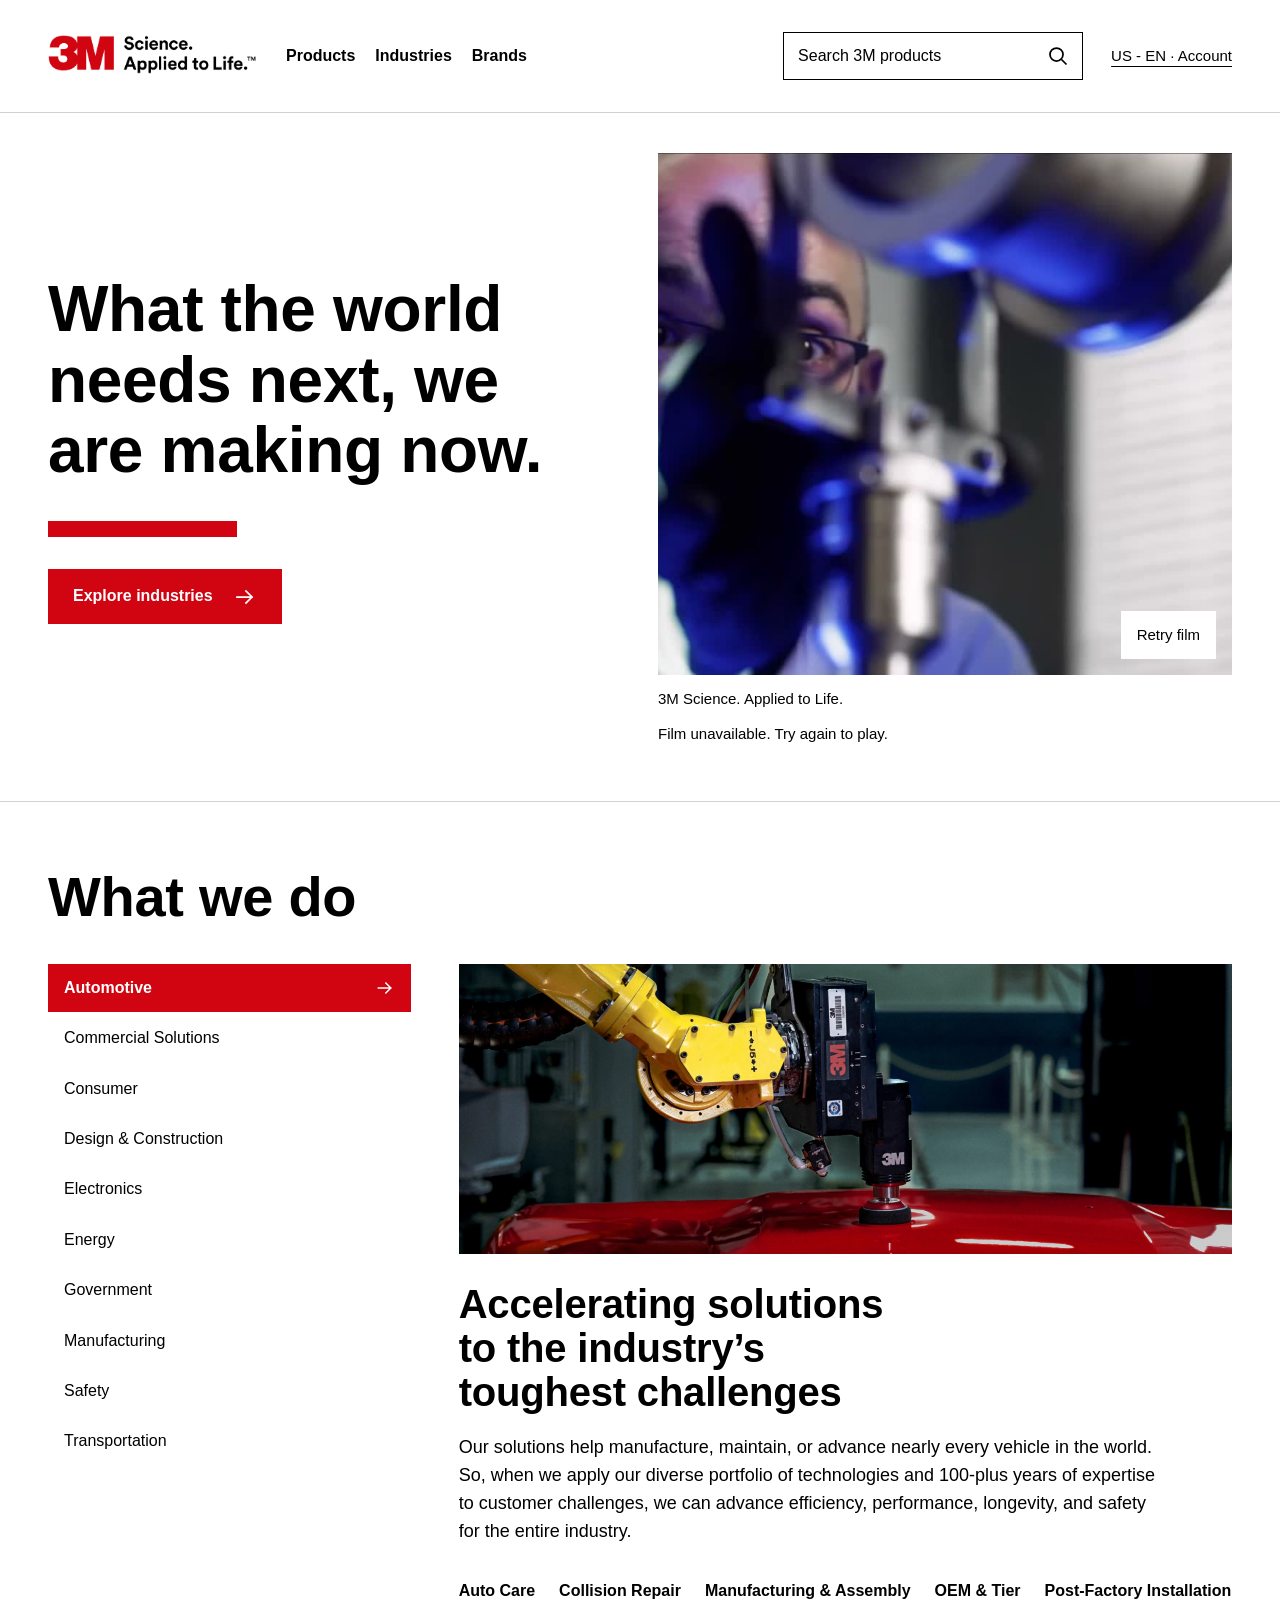
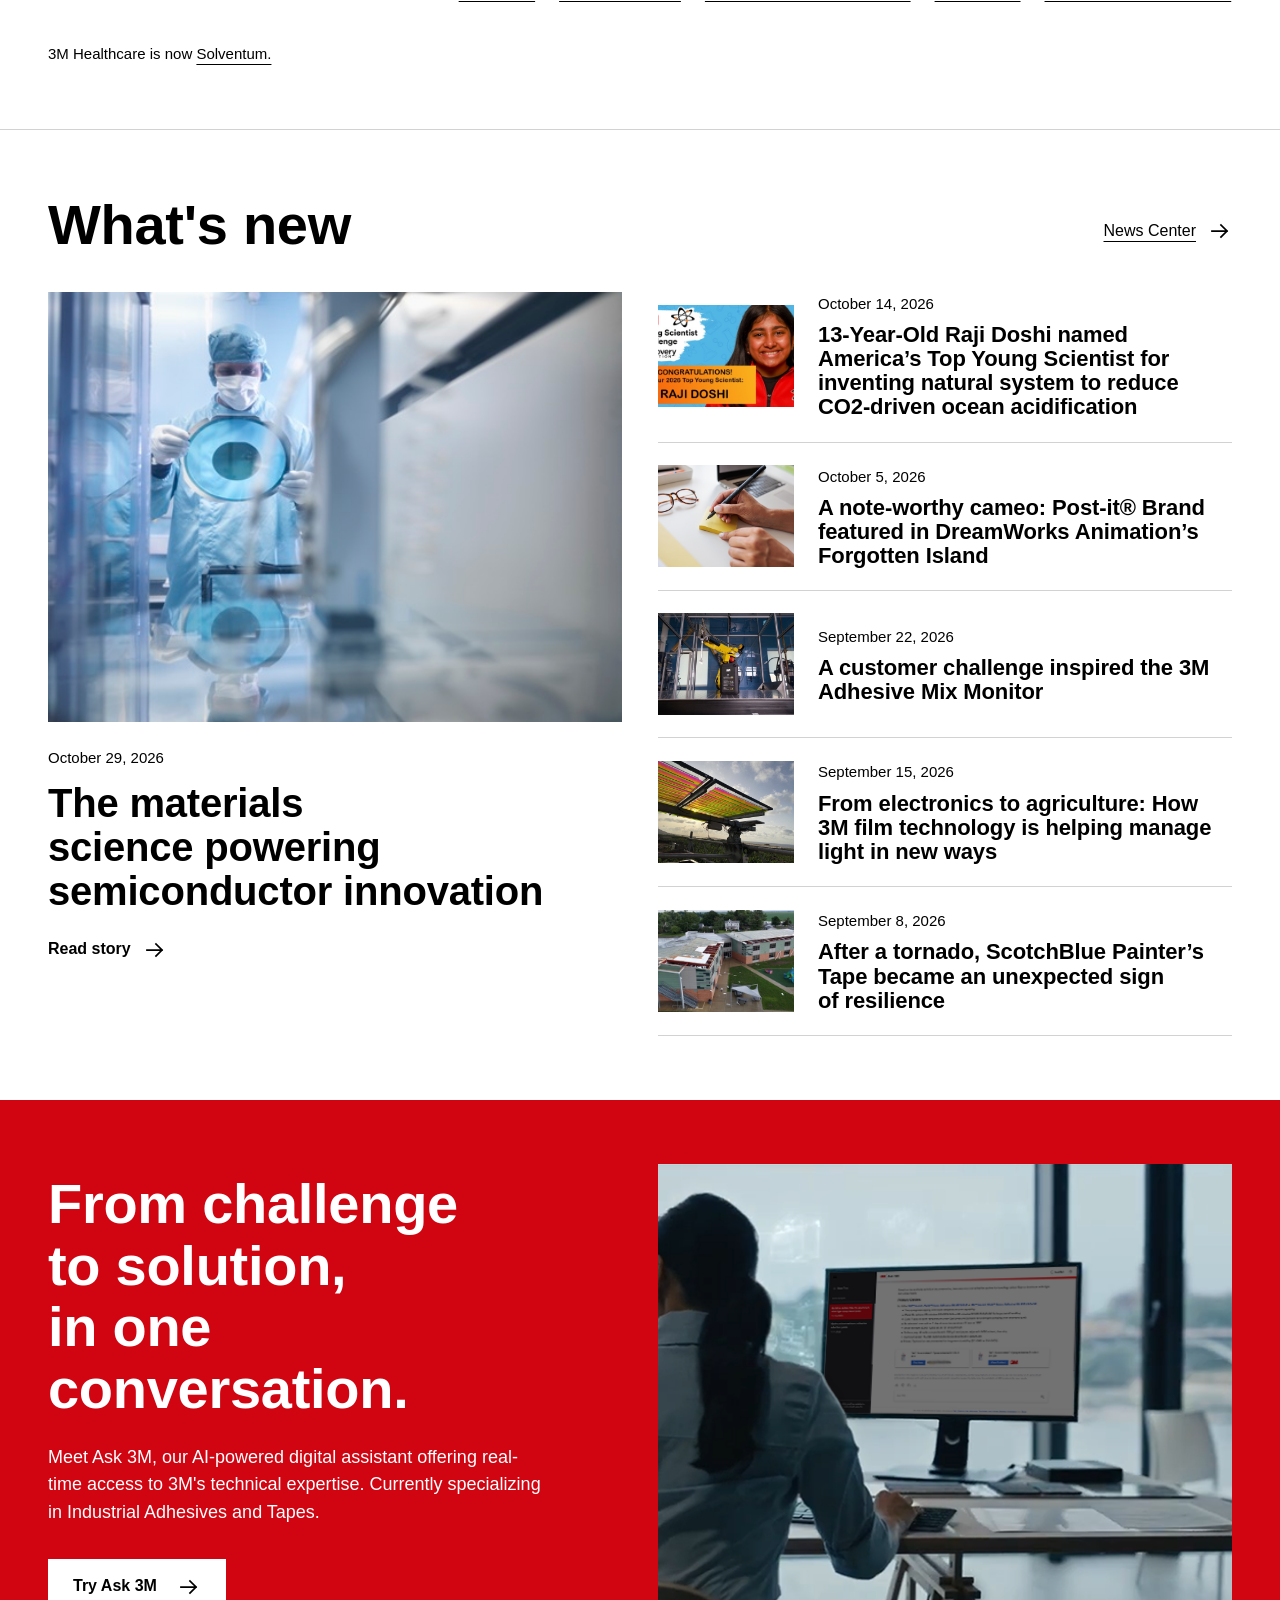
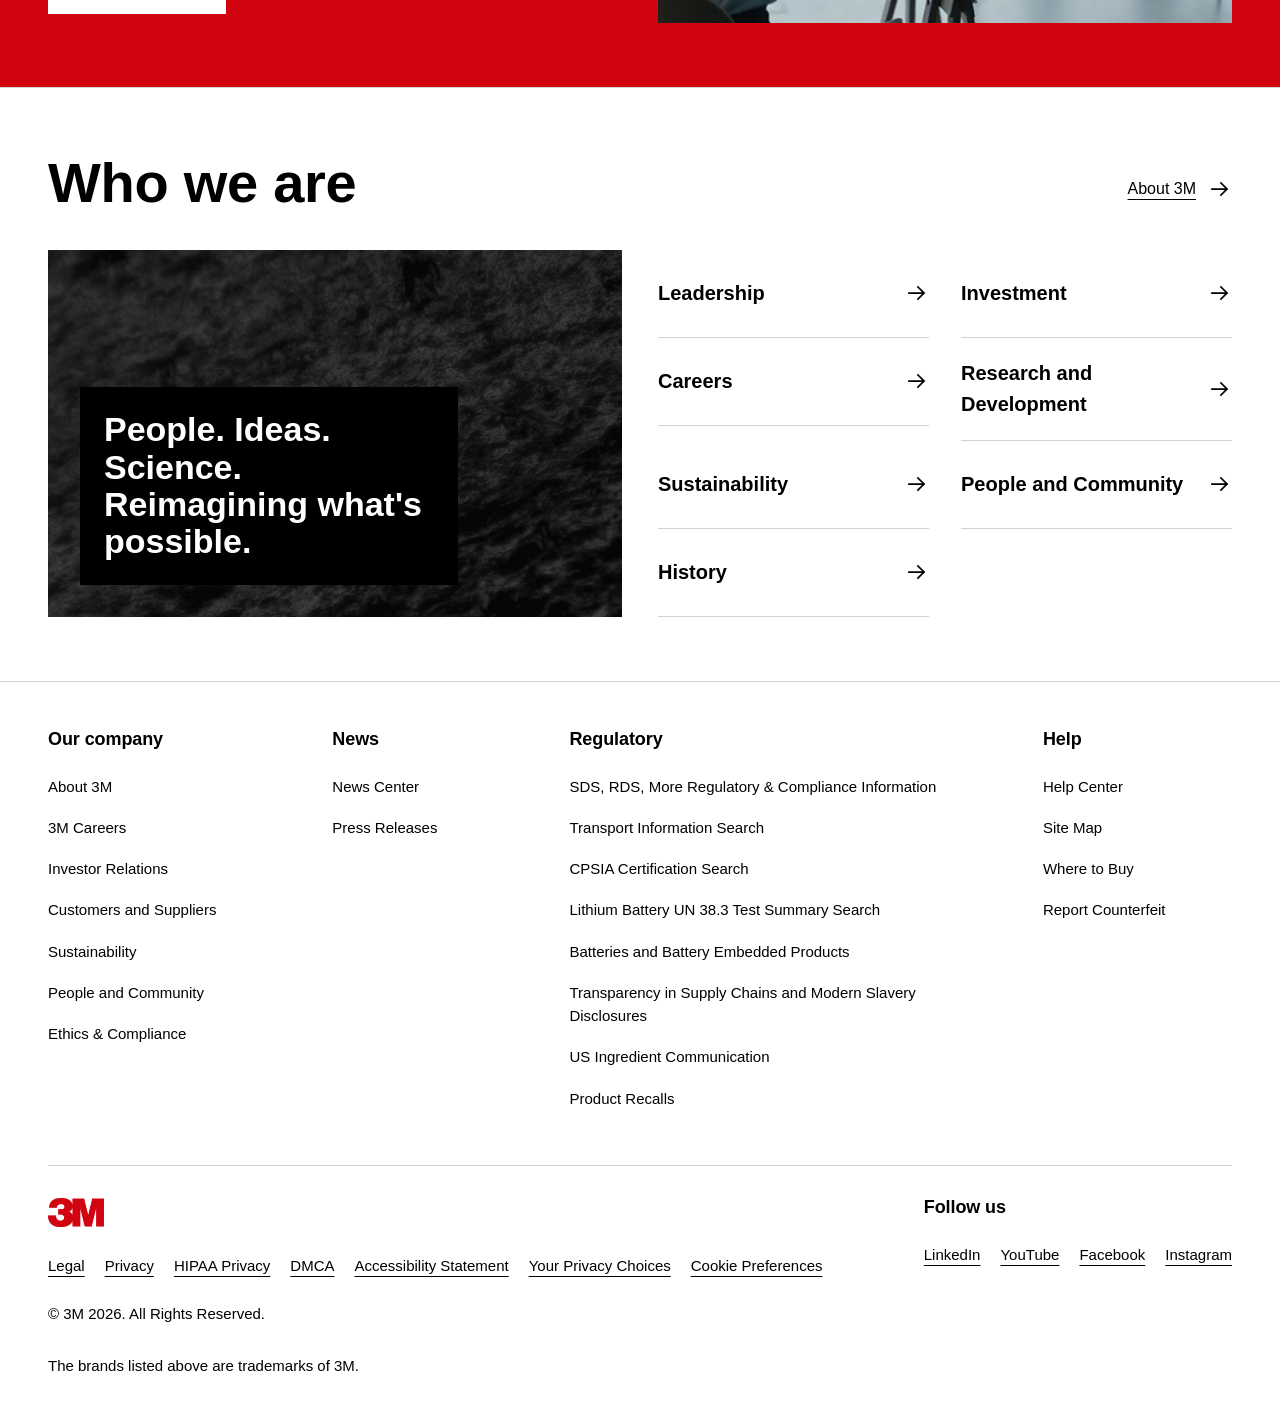
<file: stardust/prototypes/home-proposed.html>
<!doctype html>
<html lang="en">
<head>
<!-- stardust:provenance
writtenBy: impeccable:craft via stardust:prototype
finalizedAt: 2026-11-09T08:34:23.048Z
againstDirection: stardust/direction.md
readArtifacts: PRODUCT.md, DESIGN.md, DESIGN.json, home-shape.md, current/pages/index.json, supplied 3M brand PDF
details: stardust:validation comment below
unsourcedContent: []
approval: pending; no AEM implementation or publishing
-->
<meta charset="utf-8">
<meta name="viewport" content="width=device-width, initial-scale=1">
<meta name="description" content="3M applies science and innovation to make a real impact by igniting progress and inspiring innovation in lives and communities across the globe.">
<meta name="theme-color" content="#D10411">
<meta name="robots" content="noindex, nofollow">
<title>3M — Science. Applied to Life. | Homepage design prototype</title>
<link rel="icon" href="[data-uri]">
<style>
:root {
  --heading-font-family: Arial, Helvetica, sans-serif;
  --body-font-family: Arial, Helvetica, sans-serif;
  --heading-xxl: 72px;
  --heading-xl: 56px;
  --heading-lg: 40px;
  --heading-md: 28px;
  --body: 18px;
  --body-sm: 15px;
  --line-height-heading: 1.1;
  --line-height-body: 1.55;
  --color-bg: #FFFFFF;
  --color-fg: #000000;
  --color-accent: #D10411;
  --color-rule: #D2D2D2;
  --spacing-xs: 4px;
  --spacing-sm: 8px;
  --spacing-md: 16px;
  --spacing-lg: 24px;
  --spacing-xl: 48px;
  --spacing-2xl: 96px;
  --section-padding: 64px;
  --max-width: 1344px;
  --radius: 0px;
  --ease: cubic-bezier(0.16, 1, 0.3, 1);
}
* { box-sizing: border-box; }
html { color-scheme: light; scrollbar-color: var(--color-accent) var(--color-bg); hanging-punctuation: first; }
body { margin: 0; background: var(--color-bg); color: var(--color-fg); font: var(--body)/var(--line-height-body) var(--body-font-family); }
::selection { background: var(--color-accent); color: var(--color-bg); }
a { color: inherit; text-decoration-thickness: 1px; text-underline-offset: 5px; }
button, input, select, summary { font: inherit; color: inherit; }
button, select, summary { cursor: pointer; }
button { border-radius: var(--radius); }
button:disabled { cursor: default; }
input { caret-color: var(--color-accent); border-radius: var(--radius); }
img { display: block; max-width: 100%; height: auto; }
svg { width: 24px; height: 24px; flex: 0 0 24px; }
figure { margin: 0; }
h1, h2, h3 { margin: 0; font-family: var(--heading-font-family); font-weight: 700; line-height: var(--line-height-heading); letter-spacing: -0.005em; text-wrap: balance; }
h1 { font-size: var(--heading-xxl); }
h2 { font-size: var(--heading-xl); }
h3 { font-size: var(--heading-md); }
p { margin: 0; max-width: 70ch; text-wrap: pretty; }
ul { margin: 0; padding: 0; list-style: none; }
:focus-visible { outline: 3px solid var(--color-accent); outline-offset: 5px; }
.assistant :focus-visible { outline-color: var(--color-bg); }
.container { width: min(calc(100% - 96px), var(--max-width)); margin-inline: auto; }
.skip-link { position: absolute; top: 8px; left: 8px; z-index: 10; padding: 12px 20px; background: var(--color-bg); transform: translateY(-150%); }
.skip-link:focus { transform: translateY(0); }
.site-header { border-bottom: 1px solid var(--color-rule); }
.header-inner { position: relative; display: flex; align-items: center; gap: 40px; min-height: 112px; }
.brand { flex-shrink: 0; padding-block: 18px; }
.brand img { width: 240px; }
.desktop-nav { display: flex; gap: 28px; align-items: center; }
.desktop-nav a { display: flex; align-items: center; min-height: 48px; font-size: 16px; font-weight: 700; text-decoration: none; }
.desktop-nav a:hover { text-decoration: underline; }
.search-form { display: flex; align-items: stretch; margin-left: auto; width: 300px; max-width: 100%; height: 48px; border: 1px solid var(--color-fg); }
.search-form input { min-width: 0; width: 100%; border: 0; background: var(--color-bg); padding: 10px 14px; font-size: 16px; }
.search-form input::placeholder { color: var(--color-fg); opacity: 1; }
.search-form button { display: grid; place-items: center; width: 48px; flex-shrink: 0; border: 0; background: var(--color-bg); }
.search-form button:hover { background: var(--color-accent); color: var(--color-bg); }
.header-utility { font-size: var(--body-sm); white-space: nowrap; }
.header-utility a { display: block; min-height: 44px; padding-block: 10px; }
.mobile-menu { display: none; margin-left: auto; order: 1; }
.mobile-menu summary { display: flex; align-items: center; gap: 10px; min-height: 48px; font-size: 16px; font-weight: 700; list-style: none; }
.mobile-menu summary::-webkit-details-marker { display: none; }
.menu-lines { width: 20px; height: 12px; border-block: 2px solid currentColor; }
.mobile-menu[open] .menu-lines { border-block-color: var(--color-accent); }
.mobile-menu nav { position: absolute; left: -24px; right: -24px; top: 100%; z-index: 5; display: grid; gap: 10px; padding: 16px 24px 24px; background: var(--color-bg); border-bottom: 2px solid var(--color-fg); }
.mobile-menu nav a { padding: 12px 0; min-height: 48px; font-size: 18px; }
.hero { padding-block: 40px 56px; }
.hero-grid { display: grid; grid-template-columns: 1fr 1fr; gap: var(--spacing-xl); align-items: center; }
.hero-copy { padding-block: var(--spacing-lg); }
.hero-copy h1 { max-width: 10.5em; }
.hero-bar { width: 33%; height: 16px; background: var(--color-accent); margin-top: 36px; margin-bottom: 32px; }
.button { display: inline-flex; gap: 20px; align-items: center; justify-content: space-between; min-height: 52px; padding: 14px 24px; border: 1px solid var(--color-accent); background: var(--color-accent); color: var(--color-bg); text-decoration: none; font-size: 16px; font-weight: 700; transition: background 180ms var(--ease), color 180ms var(--ease); }
.button:hover { background: var(--color-fg); border-color: var(--color-fg); }
.hero-media { position: relative; min-width: 0; align-self: stretch; display: flex; flex-direction: column; justify-content: center; }
.film-frame { position: relative; aspect-ratio: 1.1; background: var(--color-fg); }
.film-poster, .film { position: absolute; inset: 0; width: 100%; height: 100%; object-fit: cover; object-position: 30% center; }
.film { visibility: hidden; }
.film.is-playing { visibility: visible; }
.film-control { position: absolute; right: 16px; bottom: 16px; display: inline-flex; align-items: center; gap: 10px; min-height: 48px; background: var(--color-bg); color: var(--color-fg); border: 0; padding: 12px 16px; font-size: var(--body-sm); }
.film-control:disabled { display: none; }
.film-note { padding-top: 12px; font-size: var(--body-sm); }
.film-status { margin-top: 12px; font-size: var(--body-sm); }
.section { padding-block: var(--section-padding); border-top: 1px solid var(--color-rule); }
.section-head { display: flex; align-items: end; justify-content: space-between; gap: var(--spacing-lg); margin-bottom: 36px; }
.section-head > a { display: inline-flex; align-items: center; gap: 12px; font-size: 16px; padding-block: 12px; }
.industry-grid { --industry-gap: var(--spacing-xl); display: grid; grid-template-columns: minmax(0, calc((100% - 2 * var(--industry-gap)) / 3)) minmax(0, 1fr); gap: var(--industry-gap); align-items: start; }
.industry-tabs { display: grid; gap: 2px; }
.industry-tab { display: flex; justify-content: space-between; align-items: center; width: 100%; padding: 13px 16px; border: 0; background: var(--color-bg); text-align: left; font-size: 16px; line-height: 1.4; min-height: 48px; }
.industry-tab[aria-selected="true"] { background: var(--color-accent); color: var(--color-bg); font-weight: 700; }
.industry-tab:not([aria-selected="true"]):hover { text-decoration: underline; }
.industry-tab svg { width: 20px; height: 20px; flex-basis: 20px; }
.industry-mobile { display: none; }
.industry-panel { min-width: 0; }
.industry-panel img { width: 100%; aspect-ratio: 1500/563; object-fit: cover; }
.industry-text { padding-top: 28px; }
.industry-text h3 { font-size: var(--heading-lg); margin-bottom: 20px; max-width: 24ch; }
.industry-text p { margin-bottom: 24px; }
.industry-links { display: flex; flex-wrap: wrap; column-gap: 24px; row-gap: 8px; }
.industry-links a { display: inline-flex; align-items: center; min-height: 44px; font-size: 16px; font-weight: 700; }
.healthcare-note { margin-top: 28px; font-size: var(--body-sm); }
.news-grid { display: grid; grid-template-columns: 1fr 1fr; gap: var(--spacing-xl); }
.lead-story { display: block; text-decoration: none; }
.lead-story img { width: 100%; aspect-ratio: 4/3; object-fit: cover; }
.story-date { display: block; font-size: var(--body-sm); margin-bottom: 12px; font-variant-numeric: tabular-nums; }
.lead-story .story-date { margin-top: 24px; }
.lead-story h3 { font-size: var(--heading-lg); max-width: 26ch; }
.lead-story .story-link { display: flex; align-items: center; gap: 12px; margin-top: 24px; font-size: 16px; font-weight: 700; }
.lead-story:hover h3, .story-row:hover h3 { text-decoration: underline; text-underline-offset: 6px; }
.story-list { display: grid; align-content: start; }
.story-row { display: grid; grid-template-columns: 136px 1fr; gap: 24px; align-items: center; padding-block: 22px; border-bottom: 1px solid var(--color-rule); text-decoration: none; }
.story-row:first-child { padding-top: 0; }
.story-row img { width: 136px; aspect-ratio: 4/3; object-fit: cover; }
.story-row h3 { font-size: 22px; text-wrap: pretty; }
.story-row .story-date { margin-bottom: 8px; }
.assistant { background: var(--color-accent); color: var(--color-bg); border: 0; }
.assistant-grid { display: grid; grid-template-columns: 1fr 1fr; gap: var(--spacing-xl); align-items: center; }
.assistant h2 { max-width: 14ch; margin-bottom: 24px; }
.assistant p { margin-bottom: 32px; max-width: 50ch; }
.assistant-image { width: 100%; aspect-ratio: 1.25; object-fit: cover; object-position: right center; }
.assistant .button { background: var(--color-bg); color: var(--color-fg); border-color: var(--color-bg); }
.assistant .button:hover { background: var(--color-fg); color: var(--color-bg); border-color: var(--color-fg); }
.company-grid { display: grid; grid-template-columns: 1fr 1fr; gap: var(--spacing-xl); }
.company-statement { position: relative; min-height: 330px; display: flex; align-items: end; background: var(--color-fg); color: var(--color-bg); }
.company-statement img { position: absolute; inset: 0; width: 100%; height: 100%; object-fit: cover; }
.company-statement p { position: relative; margin: 32px; padding: 24px; background: var(--color-fg); font-size: 34px; font-weight: 700; line-height: 1.1; max-width: 20ch; }
.company-links { display: grid; grid-template-columns: 1fr 1fr; gap: 0 32px; align-content: start; }
.company-links a { display: flex; align-items: center; justify-content: space-between; gap: 12px; min-height: 88px; padding-block: 20px; border-bottom: 1px solid var(--color-rule); text-decoration: none; font-size: 20px; font-weight: 700; }
.company-links a:hover { text-decoration: underline; }
.site-footer { padding-block: 48px 24px; border-top: 1px solid var(--color-rule); font-size: var(--body-sm); }
.footer-grid { display: grid; grid-template-columns: 1fr .8fr 1.8fr .8fr; gap: 48px; }
.footer-group h2, .footer-social h2 { font-size: 18px; margin-bottom: 18px; }
.footer-group li + li { margin-top: 4px; }
.footer-group a { display: inline-block; min-height: 36px; padding-block: 7px; text-decoration: none; }
.footer-group a:hover { text-decoration: underline; }
.footer-bottom { display: grid; grid-template-columns: 1fr auto; gap: 36px; margin-top: 48px; border-top: 1px solid var(--color-rule); padding-top: 32px; }
.footer-legal { display: flex; flex-wrap: wrap; gap: 4px 20px; margin-bottom: 18px; }
.footer-legal a { min-height: 36px; padding-block: 7px; }
.footer-social ul { display: flex; flex-wrap: wrap; gap: 10px 20px; }
.footer-social a { display: inline-flex; min-height: 36px; padding-block: 7px; }
.footer-mark { width: 56px; margin-bottom: 20px; }
.trademark-note { margin-top: 28px; font-size: var(--body-sm); }
.sr-only { position: absolute; width: 1px; height: 1px; padding: 0; margin: -1px; overflow: hidden; clip-path: inset(50%); white-space: nowrap; border: 0; }
[hidden] { display: none !important; }
@media (max-width: 1280px) {
  .header-inner { gap: 28px; }
  .brand img { width: 210px; }
  .desktop-nav { gap: 20px; }
  h1 { font-size: 64px; }
  .hero-grid, .news-grid, .assistant-grid, .company-grid { gap: 36px; }
}
@media (max-width: 960px) {
  :root { --section-padding: 48px; --heading-xxl: 56px; --heading-xl: 40px; --heading-lg: 32px; }
  .container { width: calc(100% - 64px); }
  .header-inner { flex-wrap: wrap; gap: 0 24px; padding-bottom: 20px; min-height: 0; }
  .brand img { width: 200px; }
  .desktop-nav, .header-utility { display: none; }
  .mobile-menu { display: block; }
  .search-form { flex-basis: 100%; width: 100%; order: 2; }
  .hero { padding-block: 24px 40px; }
  .hero-grid { gap: 28px; }
  h1 { font-size: var(--heading-xxl); }
  .hero-bar { height: 12px; margin-block: 28px; }
  .film-frame { aspect-ratio: .8; }
  .industry-grid { --industry-gap: 24px; }
  .industry-tab { padding-inline: 10px; }
  .industry-text h3 { font-size: 32px; }
  .news-grid { grid-template-columns: 1fr; gap: 32px; }
  .lead-story { display: grid; grid-template-columns: 1fr 1fr; gap: 24px; align-items: center; }
  .lead-story .story-date { margin-top: 0; }
  .lead-story h3 { font-size: 32px; }
  .story-row { grid-template-columns: 160px 1fr; }
  .story-row img { width: 160px; }
  .assistant-grid, .company-grid { gap: 28px; }
  .assistant-image { aspect-ratio: .85; }
  .company-links { grid-template-columns: 1fr; }
  .company-links a { min-height: 64px; font-size: 18px; }
  .company-statement p { margin: 24px; padding: 20px; font-size: 28px; }
  .footer-grid { grid-template-columns: 1fr 1fr; gap: 32px; }
  .footer-bottom { grid-template-columns: 1fr; gap: 32px; }
}
@media (max-width: 640px) {
  :root { --section-padding: 32px; --heading-xxl: 42px; --heading-xl: 36px; --heading-lg: 28px; --body: 16px; }
  .container { width: calc(100% - 48px); }
  .header-inner { position: relative; align-items: center; gap: 0 20px; padding-top: 6px; padding-bottom: 16px; }
  .brand { padding-block: 18px; }
  .brand img { width: 170px; }
  .desktop-nav { display: none; }
  .search-form input { font-size: 16px; }
  .hero-grid, .assistant-grid, .company-grid { grid-template-columns: 1fr; gap: 28px; }
  .hero-copy { padding-top: 8px; padding-bottom: 0; }
  .hero-copy h1 { max-width: 13ch; }
  .hero-bar { height: 10px; margin-block: 24px; }
  .hero .button { min-width: 220px; }
  .film-frame { aspect-ratio: 4/3; }
  .film-note { font-size: 14px; }
  .section-head { align-items: start; gap: 16px; margin-bottom: 28px; }
  .section-head > a { font-size: 15px; gap: 8px; white-space: nowrap; padding-block: 6px; min-height: 44px; }
  .section-head > a svg { width: 18px; flex-basis: 18px; }
  .industry-grid { display: block; }
  .industry-tabs { display: none; }
  .industry-mobile { display: grid; gap: 10px; margin-bottom: 24px; }
  .industry-mobile label { font-size: 16px; font-weight: 700; }
  .industry-mobile select { width: 100%; height: 48px; padding: 10px 12px; border: 1px solid var(--color-fg); background: var(--color-bg); font-size: 16px; }
  .industry-text { padding-top: 24px; }
  .industry-text h3 { font-size: 28px; }
  .industry-links { gap: 4px 20px; }
  .healthcare-note { margin-top: 24px; }
  .lead-story { display: block; }
  .lead-story .story-date { margin-top: 20px; }
  .lead-story h3 { font-size: 28px; }
  .story-row { grid-template-columns: 96px 1fr; gap: 16px; padding-block: 20px; }
  .story-row img { width: 96px; }
  .story-row h3 { font-size: 18px; }
  .story-date { font-size: 14px; }
  .assistant h2 { max-width: 16ch; }
  .assistant p { margin-bottom: 28px; }
  .assistant-image { aspect-ratio: 4/3; }
  .company-statement { min-height: 300px; }
  .company-statement p { margin: 24px; padding: 20px; font-size: 28px; }
  .company-links { grid-template-columns: 1fr; }
  .company-links a { min-height: 64px; }
  .footer-grid { grid-template-columns: 1fr; gap: 28px; }
  .footer-group a, .footer-legal a, .footer-social a { min-height: 44px; padding-block: 10px; }
  .footer-group h2 { margin-bottom: 12px; }
  .footer-bottom { margin-top: 32px; padding-top: 28px; }
  .footer-legal { gap: 2px 18px; }
  .footer-legal a { min-width: 44px; }
}
@media (prefers-reduced-motion: reduce) {
  .button { transition: none; }
}
@media print {
  .site-header, .film-control, .industry-tabs, .industry-mobile { display: none; }
  .container { width: 100%; }
  .film { display: none; }
  .section { break-inside: avoid; padding-block: 24px; }
  .assistant { background: var(--color-bg); color: var(--color-fg); }
}
</style>
<noscript><style>.industry-tabs, .industry-mobile, .film-control { display: none; }</style></noscript>
<!-- stardust:validation
{
  "_provenance": {
    "writtenBy": "impeccable:craft via stardust:prototype",
    "finalizedAt": "2026-11-09T08:34:23.048Z",
    "againstDirection": "stardust/direction.md",
    "againstDirectionSha256": "3d4474eeacee8623e805192e751122fee39f8fe08026bc672aeec56e11b3748e",
    "readArtifacts": [
      "PRODUCT.md",
      "DESIGN.md",
      "DESIGN.json",
      "stardust/prototypes/home-shape.md",
      "stardust/current/pages/index.json",
      "supplied 3M brand PDF"
    ],
    "liveSource": {
      "url": "https://www.3m.com/",
      "renderedBy": "playwright",
      "fetchedAt": "2026-11-09T07:08:56.448Z",
      "waitMode": "medium",
      "waitMs": 2500,
      "httpStatus": 200,
      "enrichedAt": "2026-11-09T07:12:45.309Z",
      "notes": "Live style/asset enrichment; rejected nonessential cookies. Industry panels include authored hidden-panel content. Video captured but source has no reduced-motion poster."
    },
    "fidelity": "refined",
    "approval": "pending",
    "capturedSourceLineage": [
      "header/forms/ctas",
      "heroHeadline/heroVideo",
      "all ten industries",
      "all six news stories",
      "assistant copy/image/referral",
      "company links/texture",
      "full footer destinations"
    ],
    "voiceClassification": {
      "factualCopy": "captured-verbatim",
      "interactionLabels": "direction-authorized UI chrome"
    },
    "unsourcedContent": [],
    "signatureElements": [
      {
        "kind": "original-film",
        "fallback": "same-film poster, reduced-motion pause and no-JS poster"
      },
      {
        "kind": "source-company-texture"
      }
    ],
    "substrateTransitions": {
      "default": "white",
      "exceptions": [
        "red assistant region"
      ],
      "transitions": 2
    },
    "interactionException": "Inline vanilla JavaScript is necessary for the approved industry tabs/select and source-film controls; no external JS/CSS or invented service.",
    "reflexRejectAudit": {
      "bypassed": "PDF p33 pins permitted Arial/Helvetica fallback; static font families retained."
    },
    "critique": [
      {
        "priority": "P1",
        "category": "navigation",
        "description": "Account/location missing at intermediate widths",
        "status": "resolved",
        "evidence": "Desktop utility and <=960px native menu; runtime checks at five widths."
      },
      {
        "priority": "P1",
        "category": "workflow",
        "description": "FORM seed record missing",
        "status": "resolved-with-late-execution-disclosure",
        "evidence": "Actual key 39dd7045, revision c3b204a1eed6, deal 3/1/4; captured after rendering, approved brief retained."
      },
      {
        "priority": "P2",
        "category": "typography",
        "description": "News headline leading differed from PDF 1.1",
        "status": "resolved",
        "evidence": "All H3 inherit 1.1."
      },
      {
        "priority": "P2",
        "category": "recovery",
        "description": "Film failure lacked explanation and retry",
        "status": "resolved",
        "evidence": "Real aborted request and successful retry captured; status, poster and enabled Retry confirmed."
      }
    ],
    "audit": [
      {
        "priority": "P2",
        "category": "touch",
        "description": "Legal target narrower than 44px",
        "status": "resolved",
        "evidence": "44x44px or larger in targeted runtime check."
      },
      {
        "priority": "P2",
        "category": "grid-contract",
        "description": "One-to-two industry grid did not align to underlying three columns",
        "status": "resolved",
        "evidence": "416/880px nominal spans measured at 1344px; tablet formula confirmed."
      },
      {
        "priority": "P2",
        "category": "control-contract",
        "description": "Native controls differed from documented 48px height",
        "status": "resolved",
        "evidence": "Search at 1440/768/390 and phone select measured 48px."
      }
    ],
    "detector": {
      "cliRuns": 1,
      "rawFindings": 6,
      "genuineRemaining": 0,
      "dismissals": "Four token-padding false positives; PDF-authorized Arial and 1.1 headline leading."
    },
    "adapt": [
      {
        "at": "2026-11-09T08:34:23.048Z",
        "widths": [
          1920,
          1440,
          1280,
          800,
          768,
          414,
          390,
          375,
          360
        ],
        "breakpoints": [
          640,
          960,
          1280
        ],
        "decisions": [
          "Menu at <=960px preserves Account/location",
          "Native industry select at <=640px",
          "News and company layouts stack without truncation"
        ],
        "evidence": "Nine clean responsive renders; computed grid/control contracts confirmed."
      }
    ],
    "visionCheck": {
      "verdict": "pass",
      "observations": [
        "Scientific film/poster visible instead of incumbent blank media",
        "Original identity retained with clearer industry and news hierarchy",
        "Real source imagery and factual content preserved"
      ]
    },
    "finishReview": {
      "disposition": "ship",
      "scope": "Four originally listed material fixes scored resolved; not user or AEM approval",
      "reviewer": "a1706ca0-4946-4ba3-8f37-53acfc277c7a"
    },
    "documentation": {
      "verdict": "resolved",
      "scope": "Two exact source/token discrepancies corrected; canonical Stardust docs preserved"
    },
    "motionValidation": {
      "applicable": false,
      "reason": "No new scroll choreography or cinematic sibling; source film behavior audited separately."
    },
    "limitations": [
      "Chromium/installed Chrome, not physical-device/Safari/Firefox certification",
      "No production field CWV measurement",
      "FORM protocol record was captured after initial rendering, not before"
    ]
  }
}
-->
</head>
<body data-template="landing">
<a class="skip-link" href="#main">Skip to content</a>
<header class="site-header" data-section="header" data-intent="product and audience discovery" data-layout="contained" data-nav-collapse="native-disclosure">
  <div class="container header-inner">
    <a class="brand" href="https://www.3m.com/" aria-label="3M United States home"><img src="assets/3m-lockup.png" alt="3M Science. Applied to Life." width="2285" height="450" loading="eager" fetchpriority="high"></a>
    <nav class="desktop-nav" aria-label="Main navigation">
      <a href="https://www.3m.com/3M/en_US/p/">Products</a><a href="#industries">Industries</a><a href="https://www.3m.com/3M/en_US/company-us/our-brands/">Brands</a>
    </nav>
    <form class="search-form" role="search" action="https://www.3m.com/3M/en_US/p/" method="get">
      <label class="sr-only" for="product-search">Search 3M products</label>
      <input id="product-search" name="Ntt" type="search" placeholder="Search 3M products" required>
      <button type="submit" aria-label="Search 3M products"><svg aria-hidden="true" viewBox="0 0 24 24" fill="none"><circle cx="10.5" cy="10.5" r="6.5" stroke="currentColor" stroke-width="1.75"/><path d="m15.5 15.5 5 5" stroke="currentColor" stroke-width="1.75"/></svg></button>
    </form>
    <div class="header-utility"><a href="https://www.3m.com/" aria-label="Open 3M United States account and location services">US - EN · Account</a></div>
    <details class="mobile-menu">
      <summary>Menu<span class="menu-lines" aria-hidden="true"></span></summary>
      <nav aria-label="Mobile navigation"><a href="https://www.3m.com/3M/en_US/p/">Products</a><a href="#industries">Industries</a><a href="https://www.3m.com/3M/en_US/company-us/our-brands/">Brands</a><a href="#company">Who we are</a><a href="https://www.3m.com/3M/en_US/company-us/help-center/">Help Center</a><a href="https://www.3m.com/">US - EN · Account</a></nav>
    </details>
  </div>
</header>
<main id="main">
  <section class="hero" data-section="hero" data-intent="show science in context" data-layout="split-media" data-media="video">
    <div class="container hero-grid">
      <div class="hero-copy">
        <h1>What the world needs next, we are making now.</h1>
        <div class="hero-bar" aria-hidden="true"></div>
        <a class="button" href="#industries">Explore industries <svg aria-hidden="true" viewBox="0 0 24 24" fill="none"><path d="M4 12h15M13 6l6 6-6 6" stroke="currentColor" stroke-width="1.75" stroke-linecap="square"/></svg></a>
      </div>
      <figure class="hero-media">
        <div class="film-frame">
          <img class="film-poster" src="assets/hero-poster.jpg" alt="3M scientist at work in a laboratory" width="1280" height="720" loading="eager">
          <video class="film" id="science-film" aria-label="3M science film showing scientists and technologies in use" poster="assets/hero-poster.jpg" muted playsinline loop preload="none"></video>
          <button class="film-control" id="film-control" type="button" aria-controls="science-film" disabled>Play film</button>
        </div>
        <figcaption class="film-note">3M Science. Applied to Life.</figcaption>
        <p class="film-status" id="film-status" role="status" hidden>Film unavailable. Try again to play.</p>
      </figure>
    </div>
  </section>
  <section class="section" id="industries" data-section="industries" data-intent="find an industry solution" data-layout="side-rail" data-items="10" data-interactive="tabs">
    <div class="container">
      <div class="section-head"><h2>What we do</h2></div>
      <div class="industry-grid">
        <div class="industry-tabs" role="tablist" aria-label="Industries" aria-orientation="vertical"><button class="industry-tab" id="industry-tab-0" role="tab" aria-selected="true" aria-controls="industry-panel" tabindex="0" type="button" data-industry="0">Automotive<svg aria-hidden="true" viewBox="0 0 24 24" fill="none"><path d="M4 12h15M13 6l6 6-6 6" stroke="currentColor" stroke-width="1.75" stroke-linecap="square"/></svg></button><button class="industry-tab" id="industry-tab-1" role="tab" aria-selected="false" aria-controls="industry-panel" tabindex="-1" type="button" data-industry="1">Commercial Solutions</button><button class="industry-tab" id="industry-tab-2" role="tab" aria-selected="false" aria-controls="industry-panel" tabindex="-1" type="button" data-industry="2">Consumer</button><button class="industry-tab" id="industry-tab-3" role="tab" aria-selected="false" aria-controls="industry-panel" tabindex="-1" type="button" data-industry="3">Design &amp; Construction</button><button class="industry-tab" id="industry-tab-4" role="tab" aria-selected="false" aria-controls="industry-panel" tabindex="-1" type="button" data-industry="4">Electronics</button><button class="industry-tab" id="industry-tab-5" role="tab" aria-selected="false" aria-controls="industry-panel" tabindex="-1" type="button" data-industry="5">Energy</button><button class="industry-tab" id="industry-tab-6" role="tab" aria-selected="false" aria-controls="industry-panel" tabindex="-1" type="button" data-industry="6">Government</button><button class="industry-tab" id="industry-tab-7" role="tab" aria-selected="false" aria-controls="industry-panel" tabindex="-1" type="button" data-industry="7">Manufacturing</button><button class="industry-tab" id="industry-tab-8" role="tab" aria-selected="false" aria-controls="industry-panel" tabindex="-1" type="button" data-industry="8">Safety</button><button class="industry-tab" id="industry-tab-9" role="tab" aria-selected="false" aria-controls="industry-panel" tabindex="-1" type="button" data-industry="9">Transportation</button></div>
        <div class="industry-mobile"><label for="industry-select">Choose your industry</label><select id="industry-select"><option value="0">Automotive</option><option value="1">Commercial Solutions</option><option value="2">Consumer</option><option value="3">Design &amp; Construction</option><option value="4">Electronics</option><option value="5">Energy</option><option value="6">Government</option><option value="7">Manufacturing</option><option value="8">Safety</option><option value="9">Transportation</option></select></div>
        <div class="industry-panel" id="industry-panel" role="tabpanel" aria-labelledby="industry-tab-0" tabindex="0">
          <img class="industry-image" src="assets/mmmVtabs1.jpg" alt="Photo of a robotic arm with 3M Finesse-it robotic paint repair head polishing a car hood" width="1500" height="563" loading="lazy" decoding="async">
          <div class="industry-text"><h3 id="industry-heading">Accelerating solutions to the industry’s toughest challenges</h3><p id="industry-description">Our solutions help manufacture, maintain, or advance nearly every vehicle in the world. So, when we apply our diverse portfolio of technologies and 100-plus years of expertise to customer challenges, we can advance efficiency, performance, longevity, and safety for the entire industry.</p><ul class="industry-links" id="industry-links"><li><a href="https://www.3m.com/3M/en_US/auto-care-us/">Auto Care</a></li><li><a href="https://www.3m.com/3M/en_US/collision-repair-us/">Collision Repair</a></li><li><a href="https://www.3m.com/3M/en_US/automotive-manufacturing-and-assembly-us/">Manufacturing &amp; Assembly</a></li><li><a href="https://www.3m.com/3M/en_US/oem-tier-us/">OEM &amp; Tier</a></li><li><a href="https://www.3m.com/3M/en_US/post-factory-installation-us/">Post-Factory Installation</a></li></ul></div>
        </div>
      </div>
      <p class="healthcare-note">3M Healthcare is now <a href="https://www.solventum.com/en-us/home/">Solventum.</a></p>
      <noscript><p>Choose an industry destination:</p><ul class="industry-links"><li><a href="https://www.3m.com/3M/en_US/auto-care-us/">Automotive</a></li><li><a href="https://www.3m.com/3M/en_US/post-factory-installation-us/">Commercial Solutions</a></li><li><a href="https://www.3m.com/3M/en_US/auto-care-us/">Consumer</a></li><li><a href="https://www.3m.com/3M/en_US/architectural-design-us/">Design &amp; Construction</a></li><li><a href="https://www.3m.com/3M/en_US/communications-infrastructure-us/">Electronics</a></li><li><a href="https://www.3m.com/3M/en_US/electrical-construction-maintenance-us/">Energy</a></li><li><a href="https://www.3m.com/3M/en_US/defense-markets-us/">Government</a></li><li><a href="https://www.3m.com/3M/en_US/appliance-us/">Manufacturing</a></li><li><a href="https://www.3m.com/3M/en_US/facility-safety-us/">Safety</a></li><li><a href="https://www.3m.com/3M/en_US/aerospace-us/">Transportation</a></li></ul></noscript>
    </div>
  </section>
  <section class="section" id="news" data-section="news" data-intent="demonstrate current innovation" data-layout="split-media" data-items="6">
    <div class="container">
      <div class="section-head"><h2>What's new</h2><a href="https://news.3m.com/">News Center <svg aria-hidden="true" viewBox="0 0 24 24" fill="none"><path d="M4 12h15M13 6l6 6-6 6" stroke="currentColor" stroke-width="1.75" stroke-linecap="square"/></svg></a></div>
      <div class="news-grid">
        <a class="lead-story" href="https://news.3m.com/The-materials-science-powering-semiconductor-innovation">
          <img class="" src="assets/news-1.jpg" alt="Technician in a semiconductor manufacturing cleanroom" width="500" height="375" loading="lazy" decoding="async">
          <div><span class="story-date">October 29, 2026</span><h3>The materials science powering semiconductor innovation</h3><span class="story-link">Read story <svg aria-hidden="true" viewBox="0 0 24 24" fill="none"><path d="M4 12h15M13 6l6 6-6 6" stroke="currentColor" stroke-width="1.75" stroke-linecap="square"/></svg></span></div>
        </a>
        <div class="story-list"><a class="story-row" href="https://news.3m.com/13-Year-Old-Raji-Doshi-named-Americas-Top-Young-Scientist-for-inventing-natural-system-to-reduce-CO2-driven-ocean-acidification"><img class="" src="assets/news-2-thumb.jpg" alt="" width="1200" height="800" loading="lazy" decoding="async"><div><span class="story-date">October 14, 2026</span><h3>13-Year-Old Raji Doshi named America’s Top Young Scientist for inventing natural system to reduce CO2-driven ocean acidification</h3></div></a><a class="story-row" href="https://news.3m.com/A-note-worthy-cameo-Post-it-R-Brand-featured-in-DreamWorks-Animations-Forgotten-Island"><img class="" src="assets/news-3-thumb.jpg" alt="" width="1200" height="800" loading="lazy" decoding="async"><div><span class="story-date">October 5, 2026</span><h3>A note-worthy cameo: Post-it® Brand featured in DreamWorks Animation’s Forgotten Island</h3></div></a><a class="story-row" href="https://news.3m.com/A-customer-challenge-inspired-the-3M-Adhesive-Mix-Monitor"><img class="" src="assets/news-4-thumb.jpg" alt="" width="1200" height="800" loading="lazy" decoding="async"><div><span class="story-date">September 22, 2026</span><h3>A customer challenge inspired the 3M Adhesive Mix Monitor</h3></div></a><a class="story-row" href="https://news.3m.com/From-electronics-to-agriculture-How-3M-film-technology-is-helping-manage-light-in-new-ways"><img class="" src="assets/news-5-thumb.jpg" alt="" width="1200" height="800" loading="lazy" decoding="async"><div><span class="story-date">September 15, 2026</span><h3>From electronics to agriculture: How 3M film technology is helping manage light in new ways</h3></div></a><a class="story-row" href="https://news.3m.com/After-a-tornado,-ScotchBlue-Painters-Tape-became-an-unexpected-sign-of-resilience"><img class="" src="assets/news-6-thumb.jpg" alt="" width="1200" height="800" loading="lazy" decoding="async"><div><span class="story-date">September 8, 2026</span><h3>After a tornado, ScotchBlue Painter’s Tape became an unexpected sign of resilience</h3></div></a></div>
      </div>
    </div>
  </section>
  <section class="section assistant" data-section="assistant" data-intent="reach technical expertise" data-layout="split-media">
    <div class="container assistant-grid">
      <div><h2>From challenge to solution, in one conversation.</h2><p>Meet Ask 3M, our AI-powered digital assistant offering real-time access to 3M's technical expertise. Currently specializing in Industrial Adhesives and Tapes.</p><a class="button" href="https://ask.3m.com/?intcid=homepage-aug-26">Try Ask 3M <svg aria-hidden="true" viewBox="0 0 24 24" fill="none"><path d="M4 12h15M13 6l6 6-6 6" stroke="currentColor" stroke-width="1.75" stroke-linecap="square"/></svg></a></div>
      <img class="assistant-image" src="assets/ask-3m.png" alt="Design engineer working at a desk with a 3M page on a computer monitor" width="1500" height="700" loading="lazy" decoding="async">
    </div>
  </section>
  <section class="section" id="company" data-section="company" data-intent="understand the company" data-layout="grid">
    <div class="container">
      <div class="section-head"><h2>Who we are</h2><a href="https://www.3m.com/3M/en_US/about-3m/">About 3M <svg aria-hidden="true" viewBox="0 0 24 24" fill="none"><path d="M4 12h15M13 6l6 6-6 6" stroke="currentColor" stroke-width="1.75" stroke-linecap="square"/></svg></a></div>
      <div class="company-grid">
        <div class="company-statement"><img class="" src="assets/about-texture.jpg" alt="" width="1500" height="650" loading="lazy" decoding="async"><p>People. Ideas. Science. Reimagining what's possible.</p></div>
        <ul class="company-links"><li><a href="https://investors.3m.com/governance/corporate-officers">Leadership <svg aria-hidden="true" viewBox="0 0 24 24" fill="none"><path d="M4 12h15M13 6l6 6-6 6" stroke="currentColor" stroke-width="1.75" stroke-linecap="square"/></svg></a></li><li><a href="https://investors.3m.com/">Investment <svg aria-hidden="true" viewBox="0 0 24 24" fill="none"><path d="M4 12h15M13 6l6 6-6 6" stroke="currentColor" stroke-width="1.75" stroke-linecap="square"/></svg></a></li><li><a href="https://www.3m.com/3M/en_US/careers-us/">Careers <svg aria-hidden="true" viewBox="0 0 24 24" fill="none"><path d="M4 12h15M13 6l6 6-6 6" stroke="currentColor" stroke-width="1.75" stroke-linecap="square"/></svg></a></li><li><a href="https://www.3m.com/3M/en_US/about-3m/research-development/">Research and Development <svg aria-hidden="true" viewBox="0 0 24 24" fill="none"><path d="M4 12h15M13 6l6 6-6 6" stroke="currentColor" stroke-width="1.75" stroke-linecap="square"/></svg></a></li><li><a href="https://www.3m.com/3M/en_US/sustainability-us/">Sustainability <svg aria-hidden="true" viewBox="0 0 24 24" fill="none"><path d="M4 12h15M13 6l6 6-6 6" stroke="currentColor" stroke-width="1.75" stroke-linecap="square"/></svg></a></li><li><a href="https://www.3m.com/3M/en_US/about-3m/people-community/">People and Community <svg aria-hidden="true" viewBox="0 0 24 24" fill="none"><path d="M4 12h15M13 6l6 6-6 6" stroke="currentColor" stroke-width="1.75" stroke-linecap="square"/></svg></a></li><li><a href="https://www.3m.com/3M/en_US/about-3m/history/">History <svg aria-hidden="true" viewBox="0 0 24 24" fill="none"><path d="M4 12h15M13 6l6 6-6 6" stroke="currentColor" stroke-width="1.75" stroke-linecap="square"/></svg></a></li></ul>
      </div>
    </div>
  </section>
</main>
<footer class="site-footer" data-section="footer" data-intent="provide institutional and support access" data-layout="grid">
  <div class="container">
    <div class="footer-grid"><section class="footer-group" data-section="footer-our-company" data-intent="provide our company destinations" data-layout="stack"><h2>Our company</h2><ul><li><a href="https://www.3m.com/3M/en_US/about-3m/">About 3M</a></li><li><a href="https://www.3m.com/3M/en_US/careers-us/">3M Careers</a></li><li><a href="https://investors.3m.com/">Investor Relations</a></li><li><a href="https://www.3m.com/3M/en_US/company-us/partners-suppliers/">Customers and Suppliers</a></li><li><a href="https://www.3m.com/3M/en_US/sustainability-us/">Sustainability</a></li><li><a href="https://www.3m.com/3M/en_US/about-3m/people-community/">People and Community</a></li><li><a href="https://www.3m.com/3M/en_US/about-3m/ethics-compliance/">Ethics &amp; Compliance</a></li></ul></section><section class="footer-group" data-section="footer-news" data-intent="provide news destinations" data-layout="stack"><h2>News</h2><ul><li><a href="https://news.3m.com/">News Center</a></li><li><a href="https://news.3m.com/press-releases">Press Releases</a></li></ul></section><section class="footer-group" data-section="footer-regulatory" data-intent="provide regulatory destinations" data-layout="stack"><h2>Regulatory</h2><ul><li><a href="https://www.3m.com/3M/en_US/company-us/SDS-search/">SDS, RDS, More Regulatory &amp; Compliance Information</a></li><li><a href="https://www.3m.com/3M/en_US/company-us/transport-information-search/">Transport Information Search</a></li><li><a href="https://www.3m.com/3M/en_US/company-us/SDS-search/">CPSIA Certification Search</a></li><li><a href="https://www.3m.com/3M/en_US/company-us/lithium-battery-test-summary-report-search/">Lithium Battery UN 38.3 Test Summary Search</a></li><li><a href="https://www.3m.com/3M/en_US/company-us/battery-embedded-products/">Batteries and Battery Embedded Products</a></li><li><a href="https://www.3m.com/3M/en_US/suppliers-direct/supplier-requirements/contract-provisions/">Transparency in Supply Chains and Modern Slavery Disclosures</a></li><li><a href="https://www.3m.com/3M/en_US/company-us/product-ingredients/">US Ingredient Communication</a></li><li><a href="https://www.3m.com/3M/en_US/consumer-us/consumer-recall/">Product Recalls</a></li></ul></section><section class="footer-group" data-section="footer-help" data-intent="provide help destinations" data-layout="stack"><h2>Help</h2><ul><li><a href="https://www.3m.com/3M/en_US/company-us/help-center/">Help Center</a></li><li><a href="https://www.3m.com/3M/en_US/company-us/site-map/">Site Map</a></li><li><a href="https://www.3m.com/3M/en_US/company-us/where-to-buy-3m-products/">Where to Buy</a></li><li><a href="https://www.3m.com/3M/en_US/about-3m/3m-verify-counterfeit/#report">Report Counterfeit</a></li></ul></section></div>
    <div class="footer-bottom">
      <div><img class="footer-mark" src="assets/3m-logo.png" alt="3M" width="884" height="462" loading="lazy"><nav class="footer-legal" aria-label="Legal and privacy"><a href="https://www.3m.com/3M/en_US/company-us/legal-information/">Legal</a><a href="https://www.3m.com/3M/en_US/company-us/privacy-policy/">Privacy</a><a href="https://www.3m.com/3M/en_US/company-us/hipaa-privacy/">HIPAA Privacy</a><a href="https://www.3m.com/3M/en_US/company-us/dmca-copyright-policy/">DMCA</a><a href="https://www.3m.com/3M/en_US/company-us/accessibility-statement/">Accessibility Statement</a><a href="https://www.3m.com/#">Your Privacy Choices</a><a href="https://www.3m.com/#">Cookie Preferences</a></nav><p>© 3M 2026. All Rights Reserved.</p></div>
      <section class="footer-social" data-section="footer-social" data-intent="connect to official social channels" data-layout="stack"><h2>Follow us</h2><ul><li><a href="https://www.linkedin.com/company/3m">LinkedIn</a></li><li><a href="https://www.youtube.com/c/3MCorporate">YouTube</a></li><li><a href="https://www.facebook.com/3M">Facebook</a></li><li><a href="https://www.instagram.com/3m/">Instagram</a></li></ul></section>
    </div>
    <p class="trademark-note">The brands listed above are trademarks of 3M.</p>
  </div>
</footer>
<script type="application/json" id="industry-data">[{"id":"mmmVtabs1","heading":"Accelerating solutions to the industry’s toughest challenges","text":"Our solutions help manufacture, maintain, or advance nearly every vehicle in the world. So, when we apply our diverse portfolio of technologies and 100-plus years of expertise to customer challenges, we can advance efficiency, performance, longevity, and safety for the entire industry.","image":"https://multimedia.3m.com/mws/media/2526168E/industries-hero-automotive-rgb-jpeg.jpg","alt":"Photo of a robotic arm with 3M Finesse-it robotic paint repair head polishing a car hood","links":[{"text":"Auto Care","href":"https://www.3m.com/3M/en_US/auto-care-us/"},{"text":"Collision Repair","href":"https://www.3m.com/3M/en_US/collision-repair-us/"},{"text":"Manufacturing & Assembly","href":"https://www.3m.com/3M/en_US/automotive-manufacturing-and-assembly-us/"},{"text":"OEM & Tier","href":"https://www.3m.com/3M/en_US/oem-tier-us/"},{"text":"Post-Factory Installation","href":"https://www.3m.com/3M/en_US/post-factory-installation-us/"}],"name":"Automotive","localImage":"assets/mmmVtabs1.jpg"},{"id":"mmmVtabs2","heading":"Making your brand, people, and facility shine","text":"No matter where your company shows up, or where its work gets done, 3M solutions are here to make a difference. From cleaning and safety supplies to eye-catching graphic and architectural films, we aim to enhance your brand experience.","image":"https://multimedia.3m.com/mws/media/2526169E/industries-hero-commercial-solutions-rgb-jpeg.jpg","alt":"Photo of a technician installing 3M energy efficiency film on the windows of a commercial building","links":[{"text":"Automotive Post-Factory","href":"https://www.3m.com/3M/en_US/post-factory-installation-us/"},{"text":"Architectural Design","href":"https://www.3m.com/3M/en_US/architectural-design-us/"},{"text":"Facility Management","href":"https://www.3m.com/3M/en_US/facility-management-us/"},{"text":"Food Service","href":"https://www.3m.com/3M/en_US/food-service-us/"},{"text":"Graphics & Signage","href":"https://www.3m.com/3M/en_US/graphics-signage-us/"},{"text":"Visual Attention Software (VAS)","href":"https://www.3m.com/3M/en_US/visual-attention-software-us/"},{"text":"Window Films","href":"https://www.3m.com/"}],"name":"Commercial Solutions","localImage":"assets/mmmVtabs2.jpg"},{"id":"mmmVtabs3","heading":"Reinventing the everyday to make a world of difference","text":"Whether you’re at home, at work, or on the go, our solutions help tackle your to-dos. From bandages and sandpaper to décor and cleaning, we’ve spent more than 100 years making what you need to get the job done.","image":"https://multimedia.3m.com/mws/media/2526170E/industries-hero-consumer-markets-rgb-jpeg.jpg","alt":"Photo of a shopper looking at 3M home care products","links":[{"text":"Auto Care","href":"https://www.3m.com/3M/en_US/auto-care-us/"},{"text":"Car Personalization","href":"https://www.3m.com/3M/en_US/car-personalization-us/"},{"text":"Cleaning & Protecting","href":"https://www.3m.com/3M/en_US/cleaning-protecting-us/"},{"text":"Decorating, Organizing & Crafts","href":"https://www.3m.com/3M/en_US/decorating-organizing-crafts-us/"},{"text":"Home Improvement","href":"https://www.3m.com/3M/en_US/home-improvement-us/"},{"text":"Office","href":"https://www.3m.com/3M/en_US/office-us/"},{"text":"Personal Health Care","href":"https://www.3m.com/3M/en_US/personal-health-care-us/"},{"text":"School Supplies","href":"https://www.3m.com/3M/en_US/school-supplies-us/"},{"text":"Sports & Recreation","href":"https://www.3m.com/3M/en_US/sports-recreation-us/"}],"name":"Consumer","localImage":"assets/mmmVtabs3.jpg"},{"id":"mmmVtabs4","heading":"Expanding what’s possible through form and function","text":"Bold ideas. Aesthetics. Efficiency. These are the tasks architects, designers, and construction companies take on every day. 3M is here to help. From state-of-the-art window films and roofing materials to ultra-strong adhesives and proven electrical solutions, our careful craftsmanship delivers the consistent and transformative results you strive for.","image":"https://multimedia.3m.com/mws/media/2526171E/industries-hero-design-and-construction-rgb-jpeg.jpg","alt":"Photo of a commercial office space with 3M Fasara film applied to glass walls","links":[{"text":"Architectural Design","href":"https://www.3m.com/3M/en_US/architectural-design-us/"},{"text":"Building & Construction","href":"https://www.3m.com/3M/en_US/building-construction-us/"},{"text":"Electrical","href":"https://www.3m.com/3M/en_US/electrical-construction-maintenance-us/"},{"text":"Home Improvement","href":"https://www.3m.com/3M/en_US/home-improvement-us/"},{"text":"Infrastructure","href":"https://www.3m.com/3M/en_US/infrastructure-us/"},{"text":"Roofing Granules","href":"https://www.3m.com/3M/en_US/roofing-granules-us/"}],"name":"Design & Construction","localImage":"assets/mmmVtabs4.jpg"},{"id":"mmmVtabs5","heading":"Building technology to power the tools of tomorrow","text":"Our advanced solutions are helping companies deliver more robust mobile devices, more stable and efficient networks, and brighter, clearer displays. By consistently innovating and combining technologies, we are enabling a faster, more connected future.","image":"https://multimedia.3m.com/mws/media/2526162E/industries-hero-electronics-rgb-jpeg.jpg","alt":"Photo of internal components of VR headset with 3M Harp lenses","links":[{"text":"Communications Infrastructure","href":"https://www.3m.com/3M/en_US/communications-infrastructure-us/"},{"text":"Consumer Electronics","href":"https://www.3m.com/3M/en_US/consumer-electronics-us/"},{"text":"Data Center","href":"https://www.3m.com/3M/en_US/data-center-us/"},{"text":"Industrial & Manufacturing","href":"https://www.3m.com/3M/en_US/industrial-manufacturing-us/"},{"text":"Privacy & Screen Protectors","href":"https://www.3m.com/3M/en_US/privacy-screen-protectors-us/"},{"text":"Semiconductor","href":"https://www.3m.com/3M/en_US/semiconductor-us/"}],"name":"Electronics","localImage":"assets/mmmVtabs5.jpg"},{"id":"mmmVtabs6","heading":"Sparking the transformation of global energy systems","text":"We’re reimagining the future of energy and optimizing electrical infrastructure for a brighter tomorrow. Through continuous innovation, we can improve existing solutions and develop new approaches that enhance and sustain daily life","image":"https://multimedia.3m.com/mws/media/2526163E/industries-hero-energy-rgb-jpeg.jpg","alt":"Photo of a gloved hand holding 3M hydrogen iridium catalyst sheet for hydrogen fuel capture","links":[{"text":"Electrical Construction & Maintenance","href":"https://www.3m.com/3M/en_US/electrical-construction-maintenance-us/"},{"text":"Energy Conservation","href":"https://www.3m.com/3M/en_US/facility-management-us/solutions/energy-efficiency/"},{"text":"Electrical OEM","href":"https://www.3m.com/3M/en_US/electrical-equipment-manufacturing-us/"},{"text":"Hydrogen Technology","href":"https://www.3m.com/3M/en_US/hydrogen-technology-us/"},{"text":"Oil & Gas","href":"https://www.3m.com/3M/en_US/oil-and-gas-us/"},{"text":"Power Distribution","href":"https://www.3m.com/3M/en_US/power-distribution-us/"},{"text":"Power Generation","href":"https://www.3m.com/3M/en_US/power-generation-us/"},{"text":"Power Transmission","href":"https://www.3m.com/3M/en_US/power-transmission-us/"}],"name":"Energy","localImage":"assets/mmmVtabs6.jpg"},{"id":"mmmVtabs7","heading":"A world of capability in service of your communities","text":"As a global enterprise, we have a long-established understanding of federal, state, and local government needs. By drawing on our vast resources, technology platforms, and differentiated expertise, we create effective solutions for the most pressing challenges and provide unparalleled support for priority initiatives.","image":"https://multimedia.3m.com/mws/media/2526164E/industries-hero-government-rgb-jpeg.jpg","alt":"Photo of a person overlooking the Lincoln Memorial landscape in Washington D.C.","links":[{"text":"Defense","href":"https://www.3m.com/3M/en_US/defense-markets-us/"},{"text":"Clean Energy Future","href":"https://www.3m.com/3M/en_US/government-us/clean-energy-future/"},{"text":"Emergency Management","href":"https://www.3m.com/3M/en_US/emergencies-and-disasters-us/"},{"text":"Construction","href":"https://www.3m.com/3M/en_US/building-construction-us/"},{"text":"Transportation","href":"https://www.3m.com/3M/en_US/road-safety-us/"},{"text":"Facilities","href":"https://www.3m.com/3M/en_US/facility-management-us/"},{"text":"Public Safety","href":"https://www.3m.com/3M/en_US/fire-safety-and-first-responders-us/"},{"text":"3M Government Procurement","href":"https://www.3m.com/3M/en_US/government-us/procurements/"}],"name":"Government","localImage":"assets/mmmVtabs7.jpg"},{"id":"mmmVtabs8","heading":"Making the complex world of manufacturing run smoothly","text":"When it comes to fabricating, assembling or processing anything around the world, 3M knows efficiency is key. For you, for your team, and for your bottom line. From ultra-strong abrasives that keep processes running seamlessly, to futuristic materials that literally lighten your workload, and so much more, innovative 3M solutions help you create what’s next.","image":"https://multimedia.3m.com/mws/media/2526165E/industries-hero-manufacturing-rgb-jpeg.jpg","alt":"Photo of a technician sanding surface with 3M Xtract sander and personal protective equipment","links":[{"text":"Appliance","href":"https://www.3m.com/3M/en_US/appliance-us/"},{"text":"Bonding & Assembly","href":"https://www.3m.com/3M/en_US/bonding-and-assembly-us/"},{"text":"Converter Solutions","href":"https://www.3m.com/3M/en_US/converter-solutions-us/"},{"text":"Defense","href":"https://www.3m.com/3M/en_US/defense-markets-us/"},{"text":"Industrial Machinery","href":"https://www.3m.com/3M/en_US/industrial-machinery-us/"},{"text":"Metalworking","href":"https://www.3m.com/3M/en_US/metalworking-us/"},{"text":"Packaging, Shipping & Fulfillment","href":"https://www.3m.com/3M/en_US/packaging-shipping-fulfillment-us/"},{"text":"Paper & Print","href":"https://www.3m.com/3M/en_US/paper-and-print-us/"},{"text":"Woodworking","href":"https://www.3m.com/3M/en_US/woodworking-us/"}],"name":"Manufacturing","localImage":"assets/mmmVtabs8.jpg"},{"id":"mmmVtabs9","heading":"Advancing safe and sound through science","text":"We create safety solutions that help protect people and control their environments across industries. From personal protective equipment to infrastructure improvements, our technologies help ensure safety in a changing world and allow you to focus on your work with confidence.","image":"https://multimedia.3m.com/mws/media/2526166E/industries-hero-safety-rgb-jpeg.jpg","alt":"Photo of an industrial worker wearing 3M personal protective equipment","links":[{"text":"Facility Safety","href":"https://www.3m.com/3M/en_US/facility-safety-us/"},{"text":"Road Safety","href":"https://www.3m.com/3M/en_US/road-safety-us/"},{"text":"Worker Health & Safety","href":"https://www.3m.com/3M/en_US/worker-health-safety-us/"}],"name":"Safety","localImage":"assets/mmmVtabs9.jpg"},{"id":"mmmVtabs10","heading":"Helping the world move safely and efficiently","text":"Our science is propelling the transportation industry forward with safer, faster, and lighter technologies across the seas, sky, and land. With solutions that can scale from cargo ships to scooters, we can help all manufacturers, transporters, and travelers achieve their goals.","image":"https://multimedia.3m.com/mws/media/2526167E/industries-hero-transportation-rgb-jpeg.jpg","alt":"Photo of a commercial airplane parked on an airport tarmac","links":[{"text":"Aerospace","href":"https://www.3m.com/3M/en_US/aerospace-us/"},{"text":"Commercial & Specialty Vehicles","href":"https://www.3m.com/3M/en_US/commercial-specialty-vehicles-us/"},{"text":"Marine","href":"https://www.3m.com/3M/en_US/marine-us/"},{"text":"Rail","href":"https://www.3m.com/3M/en_US/rail-us/"},{"text":"Road Safety","href":"https://www.3m.com/3M/en_US/road-safety-us/"},{"text":"Vehicle Registration","href":"https://www.3m.com/3M/en_US/vehicle-registration-us/"}],"name":"Transportation","localImage":"assets/mmmVtabs10.jpg"}]</script>
<script>
(() => {
  const data = JSON.parse(document.getElementById('industry-data').textContent);
  const tabs = [...document.querySelectorAll('.industry-tab')];
  const select = document.getElementById('industry-select');
  const panel = document.getElementById('industry-panel');
  const picture = panel.querySelector('img');
  const activeArrow = tabs[0].querySelector('svg').cloneNode(true);
  function setIndustry(index) {
    const item = data[index];
    if (!item) return;
    tabs.forEach((tab, i) => {
      tab.setAttribute('aria-selected', String(i === index));
      tab.tabIndex = i === index ? 0 : -1;
      const icon = tab.querySelector('svg');
      if (icon) icon.remove();
    });
    tabs[index].append(activeArrow.cloneNode(true));
    select.value = String(index);
    panel.setAttribute('aria-labelledby', tabs[index].id);
    picture.src = item.localImage;
    picture.alt = item.alt;
    document.getElementById('industry-heading').textContent = item.heading;
    document.getElementById('industry-description').textContent = item.text;
    document.getElementById('industry-links').replaceChildren(...item.links.map((link) => {
      const li = document.createElement('li');
      const a = document.createElement('a');
      a.href = link.href;
      a.textContent = link.text;
      li.append(a);
      return li;
    }));
  }
  tabs.forEach((tab, index) => {
    tab.addEventListener('click', () => setIndustry(index));
    tab.addEventListener('keydown', (event) => {
      const next = { ArrowDown: (index + 1) % tabs.length, ArrowUp: (index + tabs.length - 1) % tabs.length, Home: 0, End: tabs.length - 1 }[event.key];
      if (next === undefined) return;
      event.preventDefault();
      setIndustry(next);
      tabs[next].focus();
    });
  });
  select.addEventListener('change', () => setIndustry(Number(select.value)));
  const phone = matchMedia('(max-width: 640px)');
  function labelPanel() {
    if (phone.matches) { panel.removeAttribute('aria-labelledby'); panel.setAttribute('aria-label', data[Number(select.value)].name); }
    else { panel.removeAttribute('aria-label'); panel.setAttribute('aria-labelledby', tabs[Number(select.value)].id); }
  }
  phone.addEventListener('change', labelPanel);
  select.addEventListener('change', labelPanel);
  labelPanel();
  const menu = document.querySelector('.mobile-menu');
  menu.addEventListener('keydown', (event) => {
    if (event.key === 'Escape') { menu.open = false; menu.querySelector('summary').focus(); }
  });
  menu.querySelectorAll('a').forEach((link) => link.addEventListener('click', () => { menu.open = false; }));
  const film = document.getElementById('science-film');
  const control = document.getElementById('film-control');
  const filmStatus = document.getElementById('film-status');
  let filmFailed = false;
  const reduced = matchMedia('(prefers-reduced-motion: reduce)');
  const constrained = navigator.connection?.saveData;
  const update = () => {
    control.textContent = filmFailed ? 'Retry film' : film.paused ? 'Play film' : 'Pause film';
    control.setAttribute('aria-label', filmFailed ? 'Retry 3M science film' : film.paused ? 'Play 3M science film' : 'Pause 3M science film');
  };
  function showFilmError() {
    filmFailed = true;
    film.classList.remove('is-playing');
    filmStatus.hidden = false;
    update();
  }
  function ensureFilm() {
    filmFailed = false;
    filmStatus.hidden = true;
    if (!film.getAttribute('src')) film.src = 'assets/science-film.mp4';
    else if (film.error) film.load();
  }
  control.disabled = false;
  update();
  control.addEventListener('click', () => {
    ensureFilm();
    if (film.paused) film.play().catch(showFilmError);
    else film.pause();
  });
  film.addEventListener('play', update);
  film.addEventListener('playing', () => film.classList.add('is-playing'));
  film.addEventListener('pause', update);
  film.addEventListener('error', showFilmError);
  reduced.addEventListener('change', () => {
    if (reduced.matches) { film.pause(); film.classList.remove('is-playing'); }
  });
  document.addEventListener('visibilitychange', () => { if (document.hidden) film.pause(); });
  if (!reduced.matches && !constrained) {
    ensureFilm();
    film.play().catch(showFilmError);
  }
})();
</script>
</body>
</html>
</file>
